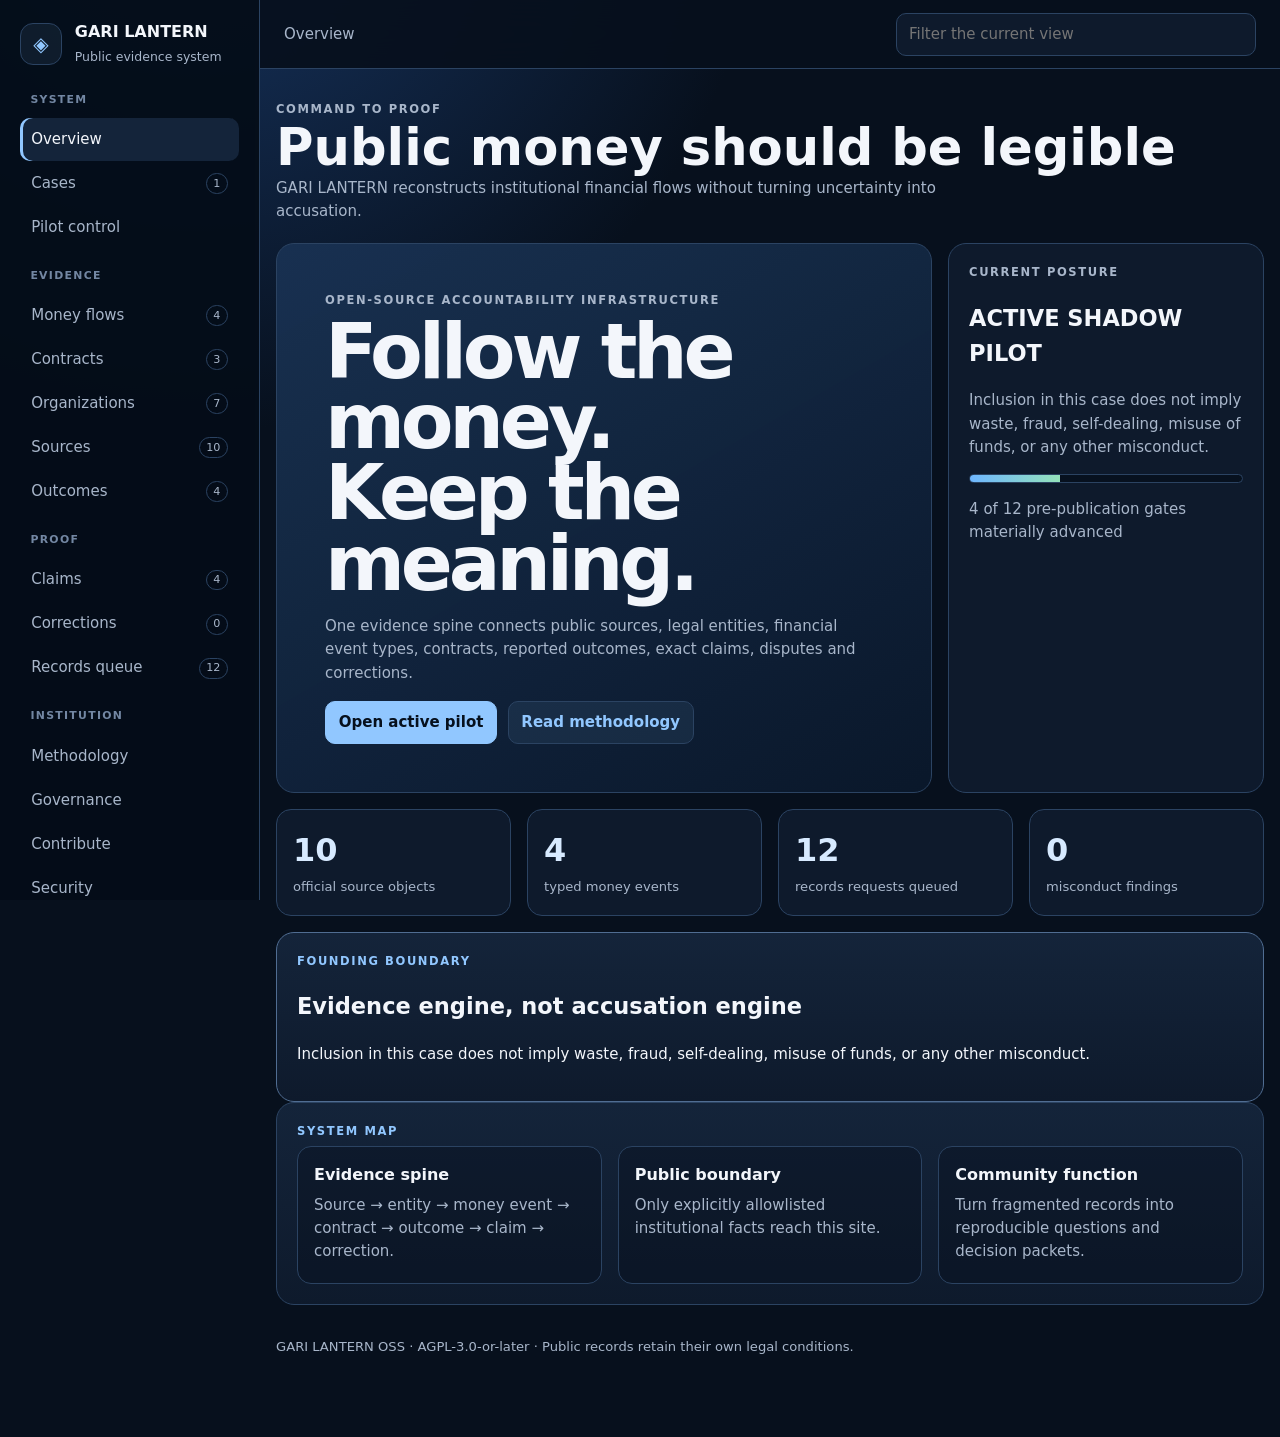
<file: index.html>
<!doctype html>
<html lang="en">
<head>
<meta charset="utf-8">
<meta name="viewport" content="width=device-width,initial-scale=1">
<meta name="description" content="GARI LANTERN open-source command-to-proof infrastructure for public financial accountability.">
<title>GARI LANTERN · Public Evidence System</title>
<style>
:root{color-scheme:dark;--bg:#07101d;--panel:#0e1a2c;--panel2:#14243a;--panel3:#192c46;--text:#f3f6fb;--muted:#a8b6ca;--line:#2b4362;--accent:#91c7ff;--accent2:#d7eaff;--good:#8ee2b2;--warn:#f1d184;--bad:#ffaeae;--max:1440px;--nav:260px;--r:18px}*{box-sizing:border-box}html{scroll-behavior:smooth}body{margin:0;background:radial-gradient(circle at 15% -10%,#183765 0,var(--bg) 36rem);color:var(--text);font:15px/1.55 Inter,ui-sans-serif,system-ui,-apple-system,BlinkMacSystemFont,"Segoe UI",sans-serif}a{color:var(--accent)}button,input{font:inherit}.skip{position:absolute;left:-9999px}.skip:focus{left:1rem;top:1rem;background:white;color:#000;padding:.75rem;z-index:99}.app{min-height:100vh;display:grid;grid-template-columns:var(--nav) 1fr}.sidebar{position:sticky;top:0;height:100vh;padding:1.25rem;border-right:1px solid var(--line);background:rgba(5,13,25,.95);overflow:auto}.brand{display:flex;gap:.8rem;align-items:center;margin-bottom:1.5rem}.mark{width:42px;height:42px;display:grid;place-items:center;border:1px solid var(--line);border-radius:13px;background:rgba(145,199,255,.08);color:var(--accent);font-size:1.25rem}.brand strong{display:block;font-size:1rem}.brand small{color:var(--muted)}.navgroup{margin:1.2rem 0}.navlabel{display:block;color:#7387a3;text-transform:uppercase;letter-spacing:.12em;font-weight:800;font-size:.68rem;margin:.6rem .65rem}.nav a{display:flex;align-items:center;justify-content:space-between;gap:.5rem;text-decoration:none;color:var(--muted);padding:.6rem .7rem;border-radius:10px;margin:.1rem 0}.nav a:hover,.nav a.active{background:var(--panel2);color:var(--text)}.nav a.active{box-shadow:inset 3px 0 var(--accent)}.nav .count{font-size:.7rem;border:1px solid var(--line);border-radius:999px;padding:.05rem .4rem}.side-status{margin-top:1.4rem;border:1px solid var(--line);border-radius:14px;padding:.8rem;background:var(--panel)}.side-status p{margin:.35rem 0;color:var(--muted);font-size:.8rem}.main{min-width:0}.topbar{position:sticky;top:0;z-index:20;display:flex;align-items:center;justify-content:space-between;gap:1rem;padding:.8rem 1.5rem;border-bottom:1px solid var(--line);background:rgba(7,16,29,.92);backdrop-filter:blur(18px)}.topbar .crumb{color:var(--muted)}.search{width:min(360px,45vw);border:1px solid var(--line);border-radius:10px;background:var(--panel);color:var(--text);padding:.55rem .75rem}.content{width:min(calc(100% - 2rem),var(--max));margin:auto;padding:2rem 0 5rem}.hero{display:grid;grid-template-columns:minmax(0,1.35fr) minmax(280px,.65fr);gap:1rem;align-items:stretch}.hero-main{padding:clamp(1.5rem,4vw,3rem);border:1px solid var(--line);border-radius:var(--r);background:linear-gradient(150deg,rgba(25,49,82,.96),rgba(10,24,42,.98))}.hero h1{font-size:clamp(2.3rem,6vw,5.6rem);line-height:.92;letter-spacing:-.055em;margin:.4rem 0 1rem}.hero p{max-width:68ch;color:var(--muted)}.hero-side{border:1px solid var(--line);border-radius:var(--r);background:var(--panel);padding:1.25rem}.eyebrow{margin:0 0 .35rem;color:var(--accent);font-size:.72rem;font-weight:850;text-transform:uppercase;letter-spacing:.14em}.page-head{display:flex;justify-content:space-between;gap:1rem;align-items:flex-end;margin-bottom:1.25rem}.page-head h1{font-size:clamp(2rem,4vw,3.6rem);line-height:1;margin:.2rem 0}.page-head p{color:var(--muted);max-width:72ch;margin:0}.notice,.panel{border:1px solid var(--line);border-radius:var(--r);background:linear-gradient(180deg,var(--panel2),var(--panel));padding:1.25rem}.notice{border-color:#506d92}.notice.warn{border-color:#8a713d}.notice.good{border-color:#3d7b5a}.grid{display:grid;gap:1rem}.g2{grid-template-columns:repeat(2,minmax(0,1fr))}.g3{grid-template-columns:repeat(3,minmax(0,1fr))}.g4{grid-template-columns:repeat(4,minmax(0,1fr))}.metrics{display:grid;grid-template-columns:repeat(4,minmax(0,1fr));gap:1rem;margin:1rem 0}.metric{border:1px solid var(--line);border-radius:15px;background:var(--panel);padding:1rem}.metric strong{display:block;font-size:2rem;color:var(--accent2)}.metric span{color:var(--muted);font-size:.82rem}.stack{display:grid;gap:.75rem}.card{border:1px solid var(--line);border-radius:14px;background:rgba(6,15,28,.38);padding:1rem}.card h3{margin:0 0 .35rem;font-size:1rem}.card p{margin:.2rem 0;color:var(--muted)}.card small{color:#8295af}.badge{display:inline-flex;align-items:center;border:1px solid var(--line);border-radius:999px;padding:.22rem .55rem;font-size:.68rem;font-weight:850;text-transform:uppercase;letter-spacing:.06em;background:rgba(145,199,255,.07);color:var(--accent2)}.badge.good{color:var(--good);border-color:#3d7658}.badge.warn{color:var(--warn);border-color:#806a38}.badge.bad{color:var(--bad);border-color:#854c4c}.row{display:flex;align-items:center;justify-content:space-between;gap:.75rem}.flow{position:relative;display:grid;gap:.85rem}.event{display:grid;grid-template-columns:130px 1fr auto;gap:1rem;align-items:start;border-left:3px solid var(--accent);border-radius:12px;background:var(--panel3);padding:1rem}.event .amount{font-size:1.15rem;font-weight:850;white-space:nowrap}.event p{margin:.2rem 0}.table-wrap{overflow:auto;border:1px solid var(--line);border-radius:14px}table{width:100%;border-collapse:collapse;min-width:760px;background:var(--panel)}th,td{text-align:left;padding:.75rem;border-bottom:1px solid var(--line);vertical-align:top}th{position:sticky;top:0;background:#152640;color:var(--accent2);font-size:.75rem;text-transform:uppercase;letter-spacing:.06em}td{color:var(--muted)}td strong{color:var(--text)}tr:last-child td{border-bottom:0}.progress{height:9px;border-radius:99px;background:#07111f;overflow:hidden;border:1px solid var(--line)}.progress span{display:block;height:100%;background:linear-gradient(90deg,#6eb6ff,#94e2ba)}.timeline{display:grid;gap:.5rem}.timeline .step{display:grid;grid-template-columns:110px 1fr;gap:1rem;padding:.7rem 0;border-bottom:1px solid var(--line)}.timeline .step:last-child{border-bottom:0}.code{font:12px/1.55 ui-monospace,SFMono-Regular,Menlo,monospace;background:#06101d;border:1px solid var(--line);border-radius:12px;padding:1rem;overflow:auto;color:#c8dcf7}.button{display:inline-flex;align-items:center;gap:.4rem;text-decoration:none;border:1px solid var(--line);border-radius:10px;padding:.55rem .8rem;background:rgba(145,199,255,.08);font-weight:750}.button.primary{background:var(--accent);color:#06101d;border-color:var(--accent)}.actions{display:flex;gap:.65rem;flex-wrap:wrap;margin-top:1rem}.kicker{font-size:1.1rem;color:var(--accent2);font-weight:750}.muted{color:var(--muted)}.empty{padding:2rem;text-align:center;color:var(--muted);border:1px dashed var(--line);border-radius:14px}.footer{color:var(--muted);padding:2rem 0 0;font-size:.82rem}.mobile-menu{display:none}.page{animation:fade .2s ease}@keyframes fade{from{opacity:.2;transform:translateY(5px)}to{opacity:1;transform:none}}@media(max-width:1050px){.app{grid-template-columns:1fr}.sidebar{position:fixed;left:-280px;z-index:50;width:260px;transition:.2s}.sidebar.open{left:0;box-shadow:0 0 0 999px rgba(0,0,0,.55)}.mobile-menu{display:inline-flex}.hero,.g3,.g4{grid-template-columns:1fr 1fr}.content{padding-top:1.25rem}}@media(max-width:720px){.hero,.g2,.g3,.g4,.metrics{grid-template-columns:1fr}.event{grid-template-columns:1fr}.event .amount{white-space:normal}.topbar{padding:.7rem 1rem}.search{width:50vw}.page-head{align-items:flex-start;flex-direction:column}.timeline .step{grid-template-columns:1fr}.content{width:min(calc(100% - 1rem),var(--max))}}
</style>
</head>
<body>
<a class="skip" href="#view">Skip to content</a>
<div class="app">
<aside class="sidebar" id="sidebar">
  <div class="brand"><span class="mark">◈</span><div><strong>GARI LANTERN</strong><small>Public evidence system</small></div></div>
  <nav class="nav" id="nav">
    <div class="navgroup"><span class="navlabel">System</span>
      <a href="#home" data-route="home">Overview</a><a href="#cases" data-route="cases">Cases <span class="count">1</span></a><a href="#pilot" data-route="pilot">Pilot control</a>
    </div>
    <div class="navgroup"><span class="navlabel">Evidence</span>
      <a href="#money" data-route="money">Money flows <span class="count">4</span></a><a href="#contracts" data-route="contracts">Contracts <span class="count">3</span></a><a href="#organizations" data-route="organizations">Organizations <span class="count">7</span></a><a href="#sources" data-route="sources">Sources <span class="count">10</span></a><a href="#outcomes" data-route="outcomes">Outcomes <span class="count">4</span></a>
    </div>
    <div class="navgroup"><span class="navlabel">Proof</span>
      <a href="#claims" data-route="claims">Claims <span class="count">4</span></a><a href="#corrections" data-route="corrections">Corrections <span class="count">0</span></a><a href="#requests" data-route="requests">Records queue <span class="count">12</span></a>
    </div>
    <div class="navgroup"><span class="navlabel">Institution</span>
      <a href="#methodology" data-route="methodology">Methodology</a><a href="#governance" data-route="governance">Governance</a><a href="#contribute" data-route="contribute">Contribute</a><a href="#security" data-route="security">Security</a><a href="#limitations" data-route="limitations">Limitations</a>
    </div>
  </nav>
  <div class="side-status"><span class="badge good">Pilot active</span><p>LSC-OR-CLATSOP-001</p><p>Publication authority: none</p><p>Misconduct findings: 0</p></div>
</aside>
<section class="main">
<header class="topbar"><div><button class="button mobile-menu" id="menu">Menu</button> <span class="crumb" id="crumb">Overview</span></div><input class="search" id="search" placeholder="Filter the current view" aria-label="Filter current view"></header>
<main class="content" id="view"></main>
</section>
</div>
<script>
const D={
case:{id:'LSC-OR-CLATSOP-001',title:'Clatsop County / Astoria Shelter Funding Pilot',jurisdiction:'Clatsop County, Oregon',focus:'Astoria',period:'FY 2024-25',status:'ACTIVE SHADOW PILOT',authority:'none',question:'What public funds supported Columbia Inn, what obligations accompanied them, what amounts were authorized, reimbursed, paid and reported as spent, what outcomes were required, and what remains unknown?',notice:'Inclusion in this case does not imply waste, fraud, self-dealing, misuse of funds, or any other misconduct.'},
organizations:[
['GOV-OR-OHCS','Oregon Housing and Community Services','State agency','Primary state funding and program authority','confirmed'],['GOV-OR-CLATSOP','Clatsop County','County government','Regional coordinator and pass-through grantee','confirmed'],['CITY-OR-ASTORIA','City of Astoria','Municipal government','Operating geography and potential local funding source','confirmed'],['ORG-CCA-931010260','Clatsop Community Action','501(c)(3) nonprofit','Operator associated with Columbia Inn; EIN 93-1010260','confirmed'],['PRG-COLUMBIA-INN','Columbia Inn Emergency Shelter','Shelter program and facility','County-owned facility operated by CCA','confirmed'],['COC-OR-505','Oregon Balance of State CoC','Continuum of Care','Federal planning and reporting context; not provider-level','confirmed'],['MAC-CLATSOP','Clatsop County Homelessness MAC','Coordinating group','Interagency planning and outcome coordination','confirmed']],
sources:[
['SRC-MAC','Homelessness MAC Group in Clatsop County','Clatsop County','Official evolving program page','https://www.clatsopcounty.gov/257/Homelessness-MAC-Group-in-Clatsop-County','Located','Confirms coordinator role, members, plan documents and current regional goals.'],['SRC-MASTER','BOS Master Grant Agreements / Clatsop Regional Plan','Clatsop County','Official plan PDF','https://www.clatsopcounty.gov/DocumentCenter/View/1198/Bos-Master-Grant-Agreements','Located','Sets regional goals of 80 beds and 33 people rehoused by June 30, 2025; lists quarterly milestones.'],['SRC-IGA-8078','Balance of State IGA, Agreement 8078','OHCS and Clatsop County','Executed state-to-county grant PDF','https://www.clatsopcounty.gov/DocumentCenter/View/1204/Balance-of-the-State-Iga-State-of-Emergency-Due-to-Homelessness','Located','Not-to-exceed $3,836,732.32; cost-reimbursement structure and monthly/quarterly reporting.'],['SRC-CCA-BOS','CCA Subrecipient Agreement BOS','Clatsop County','Primary agreement packet','https://www.clatsopcounty.gov/DocumentCenter/View/3069/CLATSOP-COUNTY','Partial','Complete executed pages, exhibits, amendments and closeout remain preservation targets.'],['SRC-CCA-AMEND','CCA BOS Amendment 1','Clatsop County','Official amendment PDF','https://www.clatsopcounty.gov/DocumentCenter/View/1228/Clatsop-Community-Action-Subrecipient-Agreement-Bos-Amend','Located','One-page amendment located; relationship to the full executed packet requires reconciliation.'],['SRC-ORI-IGA','Oregon Rehousing Initiative IGA','OHCS and Clatsop County','Official agreement PDF','https://www.clatsopcounty.gov/DocumentCenter/View/1237/Oregon-Rehousing-Initiative-Ori-Eo-24-02-Intergovernmental-Agreement','Located','Separate rehousing funding stream and later performance period.'],['SRC-ORI-CCA','Signed ORI Agreement CCA','Clatsop County / CCA','Official agreement PDF','https://www.clatsopcounty.gov/DocumentCenter/View/1243/Signed-Ori-Agreement-Cca','Located','Reports a $998,974.21 not-to-exceed reimbursement structure; party and flow classification still under review.'],['SRC-FAQ','Regional Shelter Program FAQ','Clatsop County','Official FAQ PDF','https://www.clatsopcounty.gov/DocumentCenter/View/4220/1--FAQ---Regional-Shelter-Program','Located','Version-sensitive summary of awards, provider allocations, bed counts and later operating changes.'],['SRC-GRANT-9314','Statewide Shelter Program Grant 9314','OHCS and Clatsop County','Executed current grant PDF','https://www.clatsopcounty.gov/DocumentCenter/View/4251/3--Fully-Executed---OHCS-number-9314','Located','$1,826,531 for March 11, 2026 through June 30, 2027; monitoring, allocation and cost limits.'],['SRC-COLUMBIA','Columbia Inn Emergency Shelter','Clatsop County','Official project page','https://www.clatsopcounty.gov/county/page/columbia-inn-emergency-shelter','Located','Confirms county facility, CCA operation and capital/operations funding distinction.']],
flows:[
{type:'grant ceiling',from:'Oregon Housing and Community Services',to:'Clatsop County',amount:3836732.32,period:'2023-07-01 → 2025-06-30',flow:'FLOW-BOS-8078',status:'primary instrument',note:'Agreement 8078 reimburses actual authorized expenses up to this ceiling. It is not proof of payment or expenditure.',src:'SRC-IGA-8078'},
{type:'allocation summary',from:'Clatsop County',to:'Clatsop Community Action / Columbia Inn',amount:1250000,period:'2023-25 biennium',flow:'FLOW-EO23-02-CCA',status:'summary verified',note:'County FAQ describes $625,000 per year for 58 beds. Reimbursement, payment and expense records remain unverified.',src:'SRC-FAQ + SRC-CCA-BOS'},
{type:'ORI agreement ceiling',from:'Public funding stream',to:'CCA-related agreement',amount:998974.21,period:'2024-04-17 → 2027-06-30',flow:'FLOW-ORI-8251',status:'classification review',note:'Official agreement amount located. Exact party chain and overlap with other flows must be resolved before aggregation.',src:'SRC-ORI-CCA'},
{type:'current grant authorization',from:'Oregon Housing and Community Services',to:'Clatsop County',amount:1826531,period:'2026-03-11 → 2027-06-30',flow:'FLOW-SSP-9314',status:'current context',note:'Separate later-period shelter grant. At least 50% must support shelter; administrative costs are capped at 15%.',src:'SRC-GRANT-9314'}],
contracts:[
{id:'CTR-BOS-8078',parties:'OHCS → Clatsop County',period:'Jul 2023 – Jun 2025',max:'$3,836,732.32',basis:'Reimbursement of actual authorized expenses',terms:['At least quarterly reimbursement requests','Monthly HMIS aggregate confirmation','Monthly housing inventory updates for new beds','Final fiscal-year request within 60 days'],status:'primary located'},
{id:'CTR-CCA-BOS',parties:'Clatsop County → Clatsop Community Action',period:'Through Jun 2025',max:'$1,250,000 reported summary',basis:'Columbia Inn operations / 58-bed milestone',terms:['58 shelter beds in regional plan','Approximately five rehousings in early quarterly milestones','MAC performance review','Full executed packet and payment schedules still required'],status:'partial preservation'},
{id:'CTR-SSP-9314',parties:'OHCS → Clatsop County',period:'Mar 2026 – Jun 2027',max:'$1,826,531',basis:'Cost-incurred Statewide Shelter Program grant',terms:['County must use written subgrantee agreements','County must monitor each subgrantee at least once per performance period','Administrative costs capped at 15%','At least 50% of funds must be spent on shelter','Performance measures include bed capacity and exits'],status:'current context'}],
outcomes:[
{id:'OUT-BEDS-80',metric:'Emergency shelter capacity target',value:'80 beds',period:'By Jun 30, 2025',basis:'Regional planning goal',attribution:'Regional, not provider causation',status:'target; result not verified'},
{id:'OUT-REHOUSE-33',metric:'Rapid rehousing target',value:'33 people',period:'By Jun 30, 2025',basis:'BOS master plan',attribution:'Regional planning target',status:'target; result not verified'},
{id:'OUT-REHOUSE-42',metric:'Rehousing target shown on current county page',value:'42 households',period:'Current page',basis:'Later public presentation',attribution:'Version conflict with earlier 33-person goal',status:'definition/version reconciliation required'},
{id:'OUT-COLUMBIA-58',metric:'Columbia shelter capacity milestone',value:'58 beds',period:'Quarterly plan milestones',basis:'Program output target',attribution:'Program-level capacity, not occupancy or outcome',status:'availability/utilization records pending'}],
claims:[
{id:'CLM-001',text:'Clatsop County serves as the regional coordinator for the shelter funding system described in official county materials.',class:'source fact',status:'blocked',why:'Independent factual, privacy and substantive reviews not completed.'},
{id:'CLM-002',text:'Agreement 8078 establishes a cost-reimbursement grant ceiling of $3,836,732.32 for the 2023-25 performance period.',class:'source fact',status:'blocked',why:'Primary instrument located; preservation and independent checking remain open.'},
{id:'CLM-003',text:'County materials report a $1.25 million Columbia Inn allocation associated with 58 shelter beds.',class:'source fact',status:'blocked',why:'Allocation is not payment or expenditure; full subrecipient packet and ledger are pending.'},
{id:'CLM-004',text:'No finding of waste, fraud, self-dealing, misuse of funds or other misconduct is supported at this stage.',class:'methodology',status:'blocked',why:'The public pilot contains funding and obligation evidence, not completed financial reconstruction.'}],
requests:[
['REQ-001','Complete executed CCA BOS agreement, exhibits and amendments','Clatsop County','critical','draft ready'],['REQ-002','Reimbursement requests, approvals and county payment ledger','Clatsop County','critical','draft ready'],['REQ-003','Columbia Inn aggregate expenditure reports and final fiscal report','County / CCA','critical','draft ready'],['REQ-004','Monitoring, site review, findings and corrective actions','County / OHCS','high','draft ready'],['REQ-005','Monthly aggregate bed capacity, availability and occupancy','County / CCA','high','draft ready'],['REQ-006','Housing-exit reports and metric definitions','County / CCA','critical','draft ready'],['REQ-007','OHCS allocation methodology approvals and changes','County / OHCS','high','draft ready'],['REQ-008','Official CCA Form 990 and all schedules for FY ending 2025','IRS / CCA','critical','research'],['REQ-009','CCA audited statements and Single Audit, if applicable','CCA / FAC','high','research'],['REQ-010','Columbia Inn acquisition, capital and operating-cost separation','County','high','draft ready'],['REQ-011','Underlying dashboard layers, dictionary and revision history','County','critical','draft ready'],['REQ-012','Astoria shelter grants, contracts, payments and IGAs','City of Astoria','high','draft ready']],
gates:[
['Mission neutrality','complete','Neutral case question and no-misconduct posture frozen.'],['Conflict disclosure','complete','Founder lived/service contact disclosed; sole verification prohibited.'],['Public-data boundary','complete','No client-level HMIS, health or confidential intake.'],['Source discovery','complete','Ten official source objects located.'],['Source preservation','in progress','Remote document bytes and immutable archive still incomplete.'],['Entity verification','in progress','Core entities resolved; agreement-party detail remains.'],['Money reconciliation','blocked','Reimbursement, payment and expenditure records not acquired.'],['Outcome validity','blocked','Metric definitions and results not acquired.'],['Independent fact check','not started','Requires reviewer separate from case author.'],['Adversarial review','not started','Strongest alternative explanations must be tested.'],['Privacy review','not started','Required before any expanded release.'],['Oregon legal review','not started','Required before any high-risk wording.']],
roles:[['Public Interest Commissioner','Approves scope and conflicts','Cannot predetermine a finding'],['Director of Evidence Integrity','Owns evidence rules and manifests','Cannot certify a case they led'],['Public Records Strategist','Maps and requests records','Cannot reinterpret missingness as wrongdoing'],['Evidence Archivist','Preserves originals and hashes','Cannot overwrite versions'],['Entity Resolution Examiner','Confirms legal identity','Cannot silently merge uncertain entities'],['Forensic Nonprofit Accountant','Reconstructs financial meaning','Cannot provide legal approval'],['Outcome Measurement Scientist','Tests metrics and attribution','Cannot infer provider causation from regional data'],['Claim-Level Fact Checker','Rebuilds each statement','Cannot rely on investigator summaries'],['Adversarial Evidence Examiner','Attempts to defeat findings','Cannot hide supportive evidence'],['Privacy Officer','Controls minimization and release','Cannot waive vulnerable-person protections'],['Publication Counsel','Reviews exact high-risk wording','Cannot replace factual verification'],['Corrections Registrar','Preserves disputes and corrections','Cannot erase original history']],
method:['Acquire public record','Preserve source and version','Extract exact fields','Resolve entities','Classify money events','Reconcile periods and flows','Form bounded hypothesis','Independently verify','Attempt disconfirmation','Obtain subject response','Privacy and legal review','Allowlisted release','Append-only correction'],
limitations:['No verified county payment ledger yet','No verified provider expenditure ledger yet','No provider-level utilization series yet','No validated housing-exit result yet','No completed nonprofit accounting review','No independent fact checker assigned','No Oregon publication counsel engaged','Remote documents are located but not all preserved in an immutable source vault','The ORI agreement party/flow relationship requires reconciliation','Regional goals cannot be treated as provider causal outcomes']};
const money=new Intl.NumberFormat('en-US',{style:'currency',currency:'USD'});const esc=s=>String(s??'').replace(/[&<>"']/g,c=>({'&':'&amp;','<':'&lt;','>':'&gt;','"':'&quot;',"'":'&#39;'}[c]));
const badge=(s)=>`<span class="badge ${/complete|confirmed|located|primary|active/i.test(s)?'good':/blocked|critical/i.test(s)?'bad':'warn'}">${esc(s)}</span>`;
const head=(k,t,d)=>`<div class="page-head"><div><p class="eyebrow">${esc(k)}</p><h1>${esc(t)}</h1><p>${esc(d)}</p></div></div>`;
const card=(t,b,m='')=>`<article class="card searchable"><h3>${esc(t)}</h3><p>${b}</p>${m?`<small>${m}</small>`:''}</article>`;
const table=(headers,rows)=>`<div class="table-wrap"><table><thead><tr>${headers.map(x=>`<th>${esc(x)}</th>`).join('')}</tr></thead><tbody>${rows.map(r=>`<tr>${r.map(x=>`<td>${x}</td>`).join('')}</tr>`).join('')}</tbody></table></div>`;
const pages={
home:()=>`${head('Command to proof','Public money should be legible','GARI LANTERN reconstructs institutional financial flows without turning uncertainty into accusation.')}<div class="hero"><section class="hero-main"><p class="eyebrow">Open-source accountability infrastructure</p><h1>Follow the money.<br>Keep the meaning.</h1><p>One evidence spine connects public sources, legal entities, financial event types, contracts, reported outcomes, exact claims, disputes and corrections.</p><div class="actions"><a class="button primary" href="#pilot">Open active pilot</a><a class="button" href="#methodology">Read methodology</a></div></section><aside class="hero-side"><p class="eyebrow">Current posture</p><h2>${D.case.status}</h2><p>${D.case.notice}</p><div class="progress"><span style="width:33%"></span></div><p class="muted">4 of 12 pre-publication gates materially advanced</p></aside></div><div class="metrics"><div class="metric"><strong>${D.sources.length}</strong><span>official source objects</span></div><div class="metric"><strong>${D.flows.length}</strong><span>typed money events</span></div><div class="metric"><strong>${D.requests.length}</strong><span>records requests queued</span></div><div class="metric"><strong>0</strong><span>misconduct findings</span></div></div><section class="notice"><p class="eyebrow">Founding boundary</p><h2>Evidence engine, not accusation engine</h2><p>${D.case.notice}</p></section><section class="panel"><p class="eyebrow">System map</p><div class="g3 grid">${card('Evidence spine','Source → entity → money event → contract → outcome → claim → correction.')} ${card('Public boundary','Only explicitly allowlisted institutional facts reach this site.')} ${card('Community function','Turn fragmented records into reproducible questions and decision packets.')}</div></section>`,
cases:()=>`${head('Case registry','Active investigations','Every case begins with a neutral question, defined jurisdiction, bounded period and explicit publication authority.')}<section class="panel"><div class="row"><div><p class="eyebrow">${D.case.id}</p><h2>${D.case.title}</h2></div>${badge(D.case.status)}</div><p>${D.case.question}</p><div class="g4 grid"><div class="card"><h3>Jurisdiction</h3><p>${D.case.jurisdiction}</p></div><div class="card"><h3>Focus</h3><p>${D.case.focus}</p></div><div class="card"><h3>Period</h3><p>${D.case.period}</p></div><div class="card"><h3>Authority</h3><p>${D.case.authority}</p></div></div><div class="actions"><a class="button primary" href="#pilot">Open case control room</a></div></section>`,
pilot:()=>`${head('LSC-OR-CLATSOP-001','Clatsop pilot control room',D.case.question)}<section class="notice warn"><strong>${D.case.notice}</strong></section><div class="metrics"><div class="metric"><strong>10</strong><span>sources located</span></div><div class="metric"><strong>4</strong><span>money events classified</span></div><div class="metric"><strong>3</strong><span>contract objects</span></div><div class="metric"><strong>12</strong><span>open evidence gaps</span></div></div><div class="g2 grid"><section class="panel"><p class="eyebrow">Gate state</p><h2>Pre-publication proof</h2><div class="stack">${D.gates.map(g=>card(g[0],badge(g[1]),g[2])).join('')}</div></section><section class="panel"><p class="eyebrow">Critical path</p><h2>What happens next</h2><div class="timeline">${[['Now','Preserve complete agreements and amendments'],['Next','Acquire reimbursement, payment and expenditure records'],['Then','Validate bed utilization and housing-exit definitions'],['Review','Independent accounting, fact checking and disconfirmation'],['Release','Only source facts that pass all required gates']].map(x=>`<div class="step"><strong>${x[0]}</strong><span class="muted">${x[1]}</span></div>`).join('')}</div></section></div>`,
money:()=>`${head('Financial ledger','Money flows','Amounts remain typed. A ceiling, award, allocation, reimbursement, payment and expenditure are not synonyms.')}<section class="notice"><strong>No total-spending number is displayed.</strong> These events may represent the same funds at different legal or accounting stages.</section><section class="panel"><div class="flow">${D.flows.map(f=>`<article class="event searchable"><div>${badge(f.type)}<p class="muted">${f.flow}</p></div><div><p><strong>${esc(f.from)}</strong> → <strong>${esc(f.to)}</strong></p><p>${esc(f.period)} · ${esc(f.status)}</p><small class="muted">${esc(f.note)} Source: ${esc(f.src)}</small></div><div class="amount">${money.format(f.amount)}</div></article>`).join('')}</div></section>`,
contracts:()=>`${head('Legal instruments','Contracts and grant controls','The pilot separates legal ceilings, reimbursement mechanics, required reports, monitoring duties and performance terms.')}<div class="stack">${D.contracts.map(c=>`<section class="panel searchable"><div class="row"><div><p class="eyebrow">${c.id}</p><h2>${esc(c.parties)}</h2></div>${badge(c.status)}</div><div class="g3 grid"><div class="card"><h3>Period</h3><p>${c.period}</p></div><div class="card"><h3>Maximum</h3><p>${c.max}</p></div><div class="card"><h3>Basis</h3><p>${c.basis}</p></div></div><h3>Material controls</h3><ul>${c.terms.map(t=>`<li>${esc(t)}</li>`).join('')}</ul></section>`).join('')}</div>`,
organizations:()=>`${head('Entity registry','Organizations and institutions','Programs, governments and nonprofits are kept as distinct legal or operational entities.')}<div class="g3 grid">${D.organizations.map(o=>card(o[1],`${badge(o[4])}<p>${esc(o[2])}</p><p>${esc(o[3])}</p>`,o[0])).join('')}</div>`,
sources:()=>`${head('Provenance registry','Sources and coverage','Official does not mean infallible. Every source carries a purpose, status and limitation.')}<div class="stack">${D.sources.map(s=>`<article class="panel searchable"><div class="row"><div><p class="eyebrow">${s[0]}</p><h2>${esc(s[1])}</h2></div>${badge(s[5])}</div><p>${esc(s[2])} · ${esc(s[3])}</p><p class="muted">${esc(s[6])}</p><a class="button" target="_blank" rel="noreferrer" href="${esc(s[4])}">Open official source</a></article>`).join('')}</div>`,
outcomes:()=>`${head('Outcome ledger','Targets, outputs and results','Targets are not results. Bed capacity is not occupancy. Regional change is not automatically provider impact.')}<div class="g2 grid">${D.outcomes.map(o=>`<article class="panel searchable"><p class="eyebrow">${o.id}</p><h2>${esc(o.metric)}</h2><p class="kicker">${esc(o.value)}</p><p>${esc(o.period)} · ${esc(o.basis)}</p><p class="muted">${esc(o.attribution)}</p>${badge(o.status)}</article>`).join('')}</div><section class="notice warn"><h2>Version conflict under review</h2><p>The 2023 master plan states a target of 33 people rehoused, while the current county page presents 42 households. LANTERN does not collapse those definitions or periods into one number.</p></section>`,
claims:()=>`${head('Claim ledger','Exact statements under review','A public conclusion is an object with sources, contrary evidence, alternative explanations and independent approvals.')}<div class="stack">${D.claims.map(c=>`<article class="panel searchable"><div class="row"><div><p class="eyebrow">${c.id} · ${c.class}</p><h2>${esc(c.text)}</h2></div>${badge(c.status)}</div><p class="muted">${esc(c.why)}</p></article>`).join('')}</div>`,
corrections:()=>`${head('Append-only history','Corrections and appeals','Corrections preserve the original statement, corrected statement, reason, materiality, affected releases and reviewer.')}<div class="empty"><h2>No public corrections yet</h2><p>The system has not published a material investigative finding. Git history will never substitute for a visible correction record.</p><a class="button" href="https://github.com/Atlas-Ascend/GARI-/issues/new?template=correction.yml">Submit a correction</a></div>`,
requests:()=>`${head('Acquisition campaign','Public records queue','The pilot is operating through a bounded records campaign. Requests seek institutional and aggregate records, never client files.')} ${table(['ID','Record','Custodian','Priority','Status'],D.requests.map(r=>[r[0],`<strong>${esc(r[1])}</strong>`,esc(r[2]),badge(r[3]),badge(r[4])]))}<section class="notice"><h2>Privacy boundary</h2><p>All utilization and outcome requests are aggregate-only. No client names, HMIS identifiers, diagnoses, shelter histories or domestic-violence location data are requested.</p></section>`,
methodology:()=>`${head('Operating method','Acquire to correction','The platform encodes a functioning investigative institution rather than asking software to decide guilt.')}<section class="panel"><div class="timeline">${D.method.map((m,i)=>`<div class="step"><strong>${String(i+1).padStart(2,'0')}</strong><span>${esc(m)}</span></div>`).join('')}</div></section><div class="g2 grid"><section class="panel"><h2>Evidence classes</h2><ul><li>Exact source fact</li><li>Normalized field</li><li>Reproducible calculation</li><li>Analytical inference</li><li>High-risk allegation</li></ul></section><section class="panel"><h2>Dual certification</h2><p>Technical reproduction proves the math and code. Substantive review proves that the entity, period, accounting meaning and comparison are valid.</p></section></div>`,
governance:()=>`${head('Institutional constitution','Roles and separation of duties','No person or model can investigate, verify and publish the same material claim alone.')} ${table(['Role','Authority','Prohibition'],D.roles.map(r=>r.map(esc)))}<section class="notice"><h2>Clatsop conflict rule</h2><p>The founder's lived and service-system contact may identify questions and records gaps. It cannot serve as sole financial proof, independent verification or final publication authority.</p></section>`,
contribute:()=>`${head('Open source','Contribute without contaminating the evidence','The project accepts code, methodology, corrections and public-record pointers. It is not a confidential whistleblower channel.')}<div class="g3 grid">${card('Contribute code','Add validators, adapters, accessible interfaces and reproducibility tests.')} ${card('Point to a public record','Provide the custodian, URL, date, exact page or section and why it matters.')} ${card('Challenge a record','Identify the exact statement, provide public support and preserve personal-data boundaries.')}</div><div class="actions"><a class="button primary" href="https://github.com/Atlas-Ascend/GARI-">Open repository</a><a class="button" href="https://github.com/Atlas-Ascend/GARI-/issues/new?template=public-record-pointer.yml">Submit public record</a><a class="button" href="https://github.com/Atlas-Ascend/GARI-/issues/new?template=correction.yml">Request correction</a></div>`,
security:()=>`${head('Threat model','Security and privacy','The public Pages site is a read-only projection, never the confidential investigation environment.')}<div class="g2 grid"><section class="panel"><h2>Blocked data</h2><ul><li>Client-level HMIS records</li><li>Medical or behavioral-health records</li><li>Social Security and benefit-account data</li><li>Domestic-violence shelter locations</li><li>Confidential sources and privileged material</li></ul></section><section class="panel"><h2>Release defenses</h2><ul><li>Allowlisted public compilation</li><li>Schema validation</li><li>Prohibited-field scanning</li><li>Human-reviewed identity</li><li>CodeQL and adversarial tests</li><li>Append-only correction history</li></ul></section></div><section class="notice warn"><h2>Do not submit sensitive evidence through GitHub</h2><p>Public issues, pull requests and Pages are not approved for confidential disclosures.</p></section>`,
limitations:()=>`${head('Known unknowns','Limitations register','A trustworthy evidence system makes its blindness visible.')}<div class="g2 grid">${D.limitations.map((x,i)=>card(`LIM-${String(i+1).padStart(2,'0')}`,esc(x))).join('')}</div><section class="notice good"><h2>Inconclusive is an acceptable result</h2><p>The pilot may identify concern, proper performance, defective contract design, underfunding, unsupported allegations or insufficient public evidence.</p></section>`};
function route(){const r=(location.hash||'#home').slice(1);const key=pages[r]?r:'home';document.getElementById('view').innerHTML=`<div class="page">${pages[key]()}<footer class="footer">GARI LANTERN OSS · AGPL-3.0-or-later · Public records retain their own legal conditions.</footer></div>`;document.getElementById('crumb').textContent=document.querySelector(`[data-route="${key}"]`)?.textContent.trim()||key;document.querySelectorAll('[data-route]').forEach(a=>a.classList.toggle('active',a.dataset.route===key));document.getElementById('search').value='';document.getElementById('sidebar').classList.remove('open');window.scrollTo(0,0)}
function filter(){const q=this.value.toLowerCase();document.querySelectorAll('.searchable').forEach(x=>x.hidden=q&&!x.textContent.toLowerCase().includes(q))}window.addEventListener('hashchange',route);document.getElementById('search').addEventListener('input',filter);document.getElementById('menu').addEventListener('click',()=>document.getElementById('sidebar').classList.toggle('open'));document.getElementById('sidebar').addEventListener('click',e=>{if(e.target.closest('a'))document.getElementById('sidebar').classList.remove('open')});route();
</script>
</body>
</html>
</file>
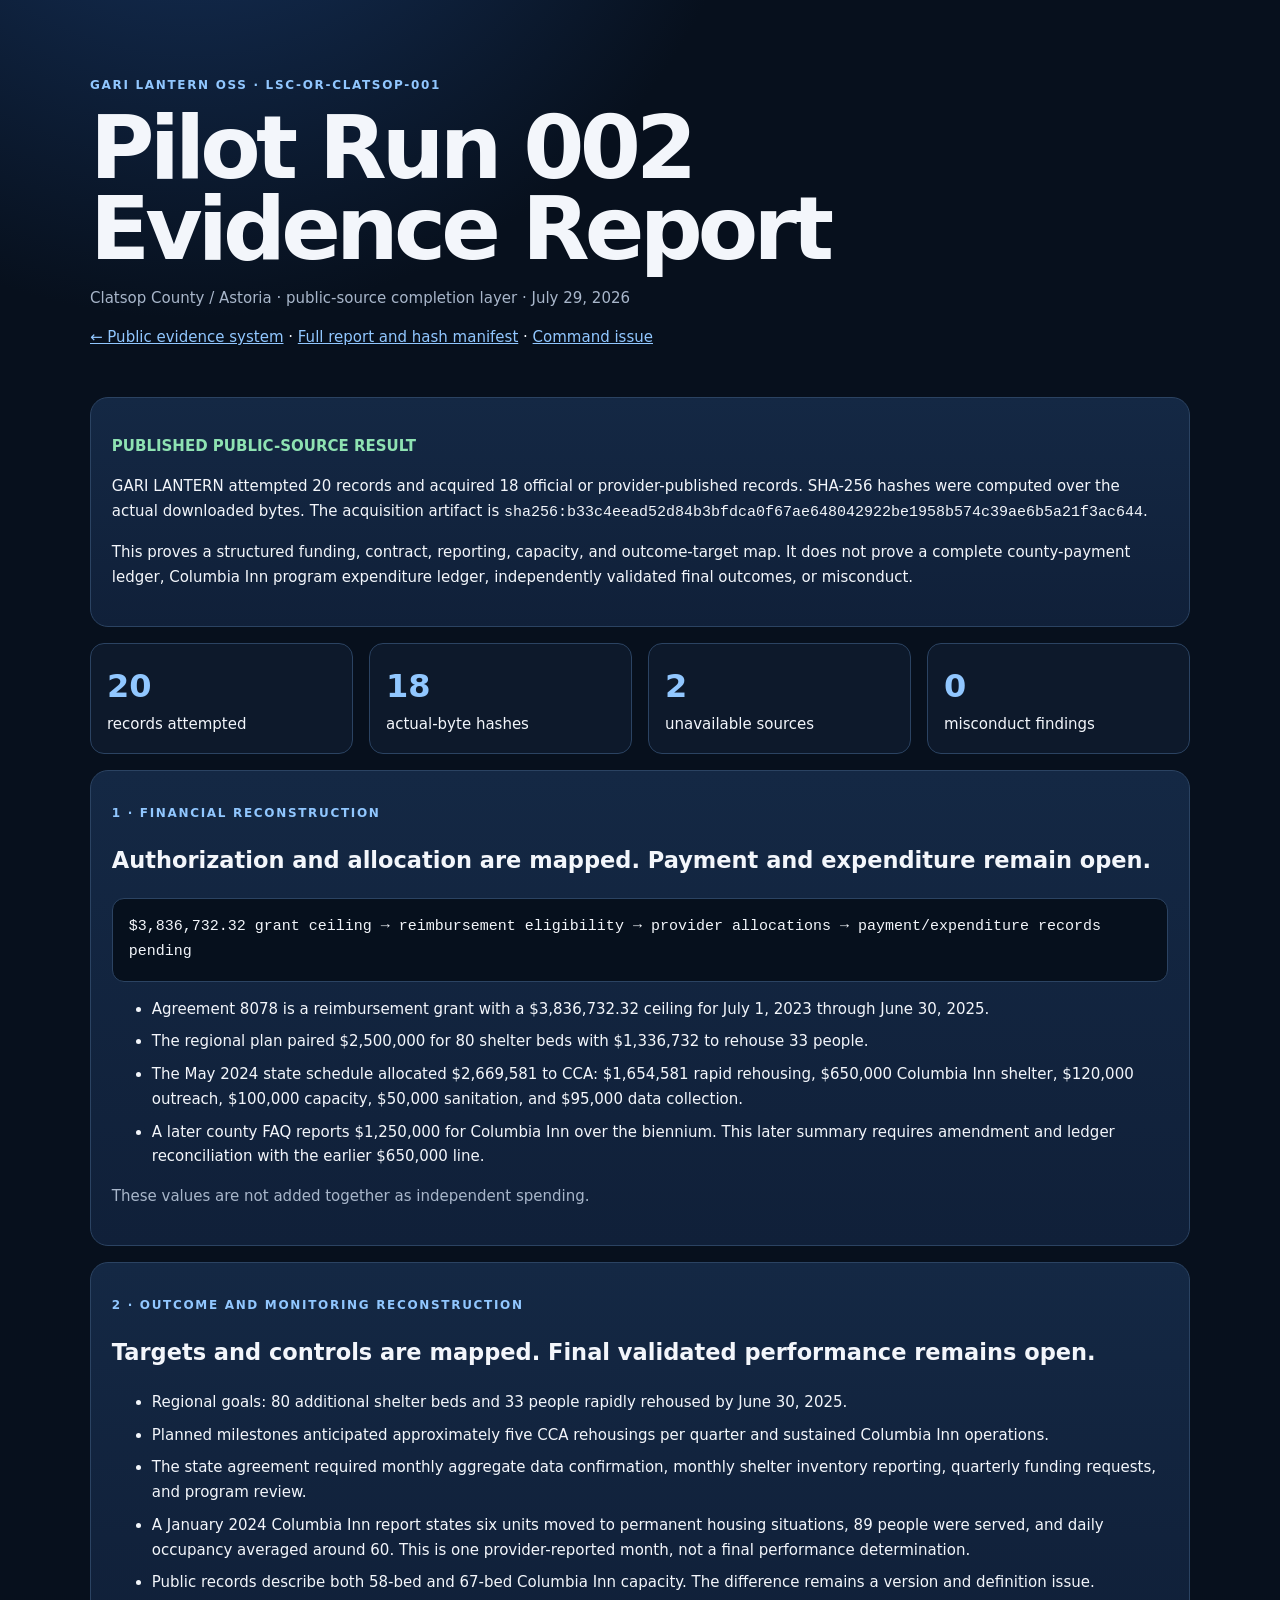
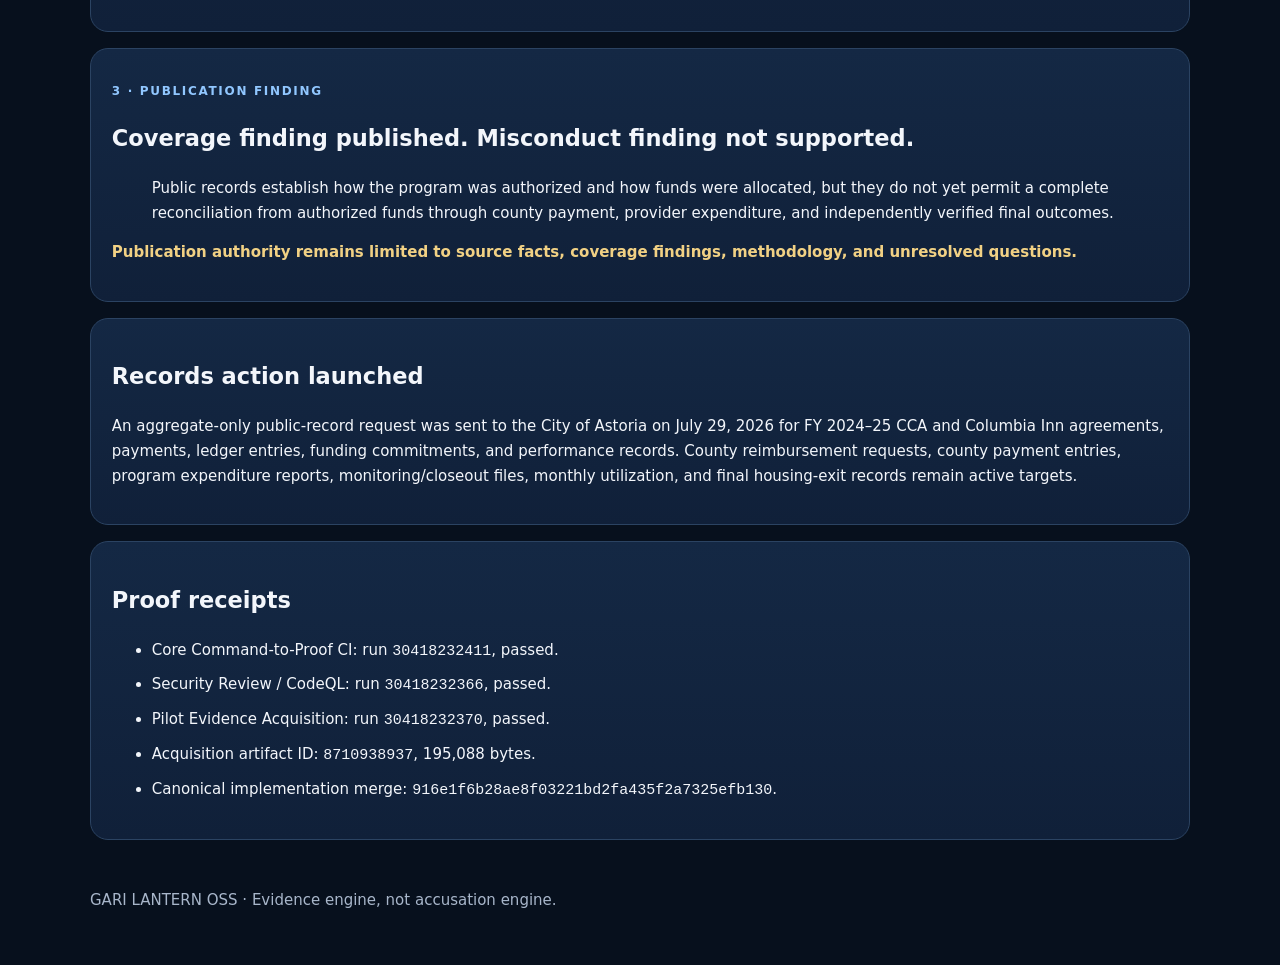
<file: pilot-run-002.html>
<!doctype html><html lang="en"><head><meta charset="utf-8"><meta name="viewport" content="width=device-width,initial-scale=1"><title>GARI LANTERN · Pilot Run 002 Evidence Report</title><style>:root{color-scheme:dark;--bg:#07101d;--panel:#102039;--text:#f3f6fb;--muted:#a8b6ca;--line:#2b4362;--accent:#91c7ff;--good:#8ee2b2;--warn:#f1d184}*{box-sizing:border-box}body{margin:0;background:radial-gradient(circle at 15% -10%,#183765,var(--bg) 36rem);color:var(--text);font:15px/1.65 Inter,system-ui,sans-serif}a{color:var(--accent)}header,main,footer{width:min(calc(100% - 2rem),1100px);margin:auto}header{padding:4rem 0 1rem}h1{font-size:clamp(2.5rem,7vw,5.5rem);line-height:.92;letter-spacing:-.055em;margin:.4rem 0 1rem}.eyebrow{color:var(--accent);font-size:.75rem;font-weight:850;text-transform:uppercase;letter-spacing:.14em}.panel{border:1px solid var(--line);border-radius:18px;background:linear-gradient(180deg,#142844,var(--panel));padding:1.3rem;margin:1rem 0}.metrics{display:grid;grid-template-columns:repeat(4,1fr);gap:1rem}.metric{border:1px solid var(--line);border-radius:14px;padding:1rem;background:#0d192b}.metric strong{display:block;font-size:2rem;color:var(--accent)}.muted{color:var(--muted)}.chain{font-family:ui-monospace,monospace;background:#06101d;border:1px solid var(--line);border-radius:12px;padding:1rem}.good{color:var(--good)}.warn{color:var(--warn)}li{margin:.5rem 0}footer{padding:2rem 0 4rem;color:var(--muted)}@media(max-width:720px){.metrics{grid-template-columns:1fr}}</style></head><body><header><p class="eyebrow">GARI LANTERN OSS · LSC-OR-CLATSOP-001</p><h1>Pilot Run 002<br>Evidence Report</h1><p class="muted">Clatsop County / Astoria · public-source completion layer · July 29, 2026</p><p><a href="./">← Public evidence system</a> · <a href="https://github.com/Atlas-Ascend/GARI-/blob/main/site/pilot-run-002.html">Full report and hash manifest</a> · <a href="https://github.com/Atlas-Ascend/GARI-/issues/8">Command issue</a></p></header><main><section class="panel"><p class="good"><strong>PUBLISHED PUBLIC-SOURCE RESULT</strong></p><p>GARI LANTERN attempted 20 records and acquired 18 official or provider-published records. SHA-256 hashes were computed over the actual downloaded bytes. The acquisition artifact is <code>sha256:b33c4eead52d84b3bfdca0f67ae648042922be1958b574c39ae6b5a21f3ac644</code>.</p><p>This proves a structured funding, contract, reporting, capacity, and outcome-target map. It does not prove a complete county-payment ledger, Columbia Inn program expenditure ledger, independently validated final outcomes, or misconduct.</p></section><section class="metrics"><div class="metric"><strong>20</strong><span>records attempted</span></div><div class="metric"><strong>18</strong><span>actual-byte hashes</span></div><div class="metric"><strong>2</strong><span>unavailable sources</span></div><div class="metric"><strong>0</strong><span>misconduct findings</span></div></section><section class="panel"><p class="eyebrow">1 · Financial reconstruction</p><h2>Authorization and allocation are mapped. Payment and expenditure remain open.</h2><div class="chain">$3,836,732.32 grant ceiling → reimbursement eligibility → provider allocations → payment/expenditure records pending</div><ul><li>Agreement 8078 is a reimbursement grant with a $3,836,732.32 ceiling for July 1, 2023 through June 30, 2025.</li><li>The regional plan paired $2,500,000 for 80 shelter beds with $1,336,732 to rehouse 33 people.</li><li>The May 2024 state schedule allocated $2,669,581 to CCA: $1,654,581 rapid rehousing, $650,000 Columbia Inn shelter, $120,000 outreach, $100,000 capacity, $50,000 sanitation, and $95,000 data collection.</li><li>A later county FAQ reports $1,250,000 for Columbia Inn over the biennium. This later summary requires amendment and ledger reconciliation with the earlier $650,000 line.</li></ul><p class="muted">These values are not added together as independent spending.</p></section><section class="panel"><p class="eyebrow">2 · Outcome and monitoring reconstruction</p><h2>Targets and controls are mapped. Final validated performance remains open.</h2><ul><li>Regional goals: 80 additional shelter beds and 33 people rapidly rehoused by June 30, 2025.</li><li>Planned milestones anticipated approximately five CCA rehousings per quarter and sustained Columbia Inn operations.</li><li>The state agreement required monthly aggregate data confirmation, monthly shelter inventory reporting, quarterly funding requests, and program review.</li><li>A January 2024 Columbia Inn report states six units moved to permanent housing situations, 89 people were served, and daily occupancy averaged around 60. This is one provider-reported month, not a final performance determination.</li><li>Public records describe both 58-bed and 67-bed Columbia Inn capacity. The difference remains a version and definition issue.</li></ul></section><section class="panel"><p class="eyebrow">3 · Publication finding</p><h2>Coverage finding published. Misconduct finding not supported.</h2><blockquote>Public records establish how the program was authorized and how funds were allocated, but they do not yet permit a complete reconciliation from authorized funds through county payment, provider expenditure, and independently verified final outcomes.</blockquote><p class="warn"><strong>Publication authority remains limited to source facts, coverage findings, methodology, and unresolved questions.</strong></p></section><section class="panel"><h2>Records action launched</h2><p>An aggregate-only public-record request was sent to the City of Astoria on July 29, 2026 for FY 2024–25 CCA and Columbia Inn agreements, payments, ledger entries, funding commitments, and performance records. County reimbursement requests, county payment entries, program expenditure reports, monitoring/closeout files, monthly utilization, and final housing-exit records remain active targets.</p></section><section class="panel"><h2>Proof receipts</h2><ul><li>Core Command-to-Proof CI: run <code>30418232411</code>, passed.</li><li>Security Review / CodeQL: run <code>30418232366</code>, passed.</li><li>Pilot Evidence Acquisition: run <code>30418232370</code>, passed.</li><li>Acquisition artifact ID: <code>8710938937</code>, 195,088 bytes.</li><li>Canonical implementation merge: <code>916e1f6b28ae8f03221bd2fa435f2a7325efb130</code>.</li></ul></section></main><footer>GARI LANTERN OSS · Evidence engine, not accusation engine.</footer></body></html>
</file>
